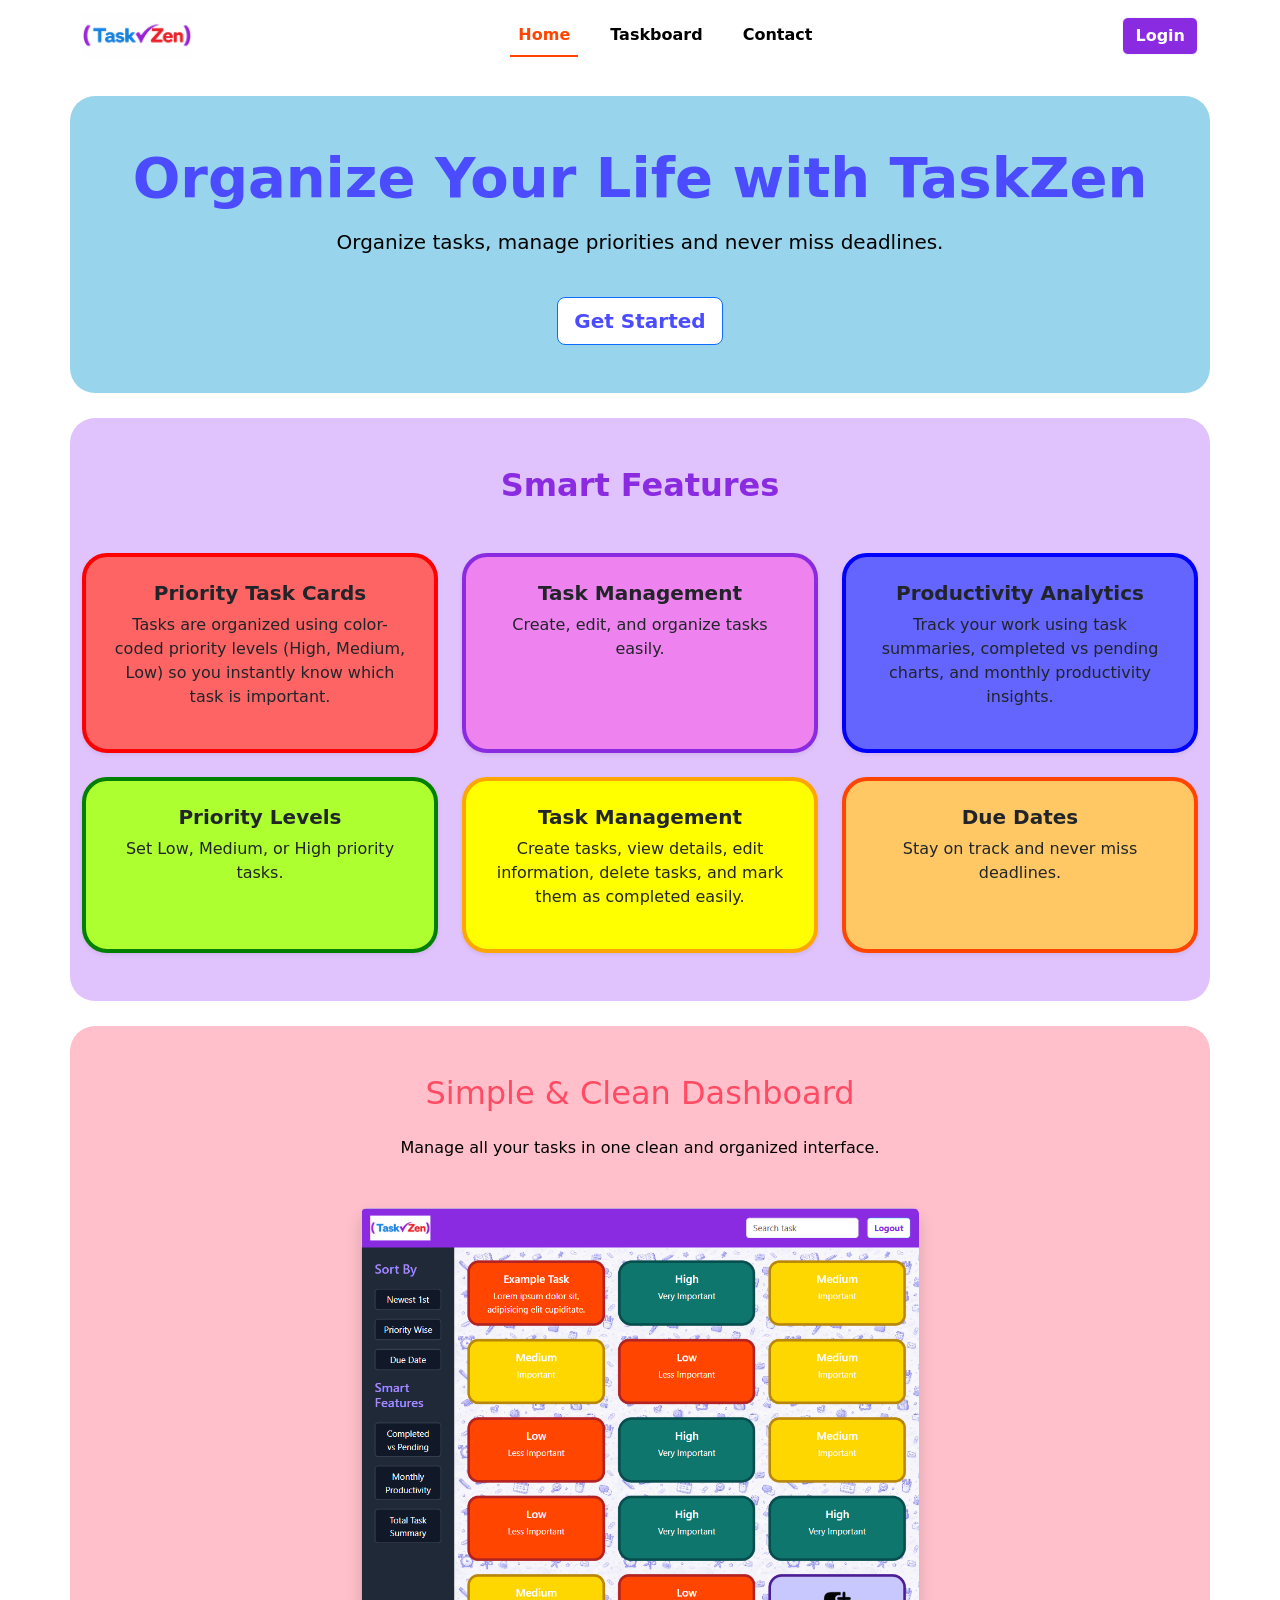
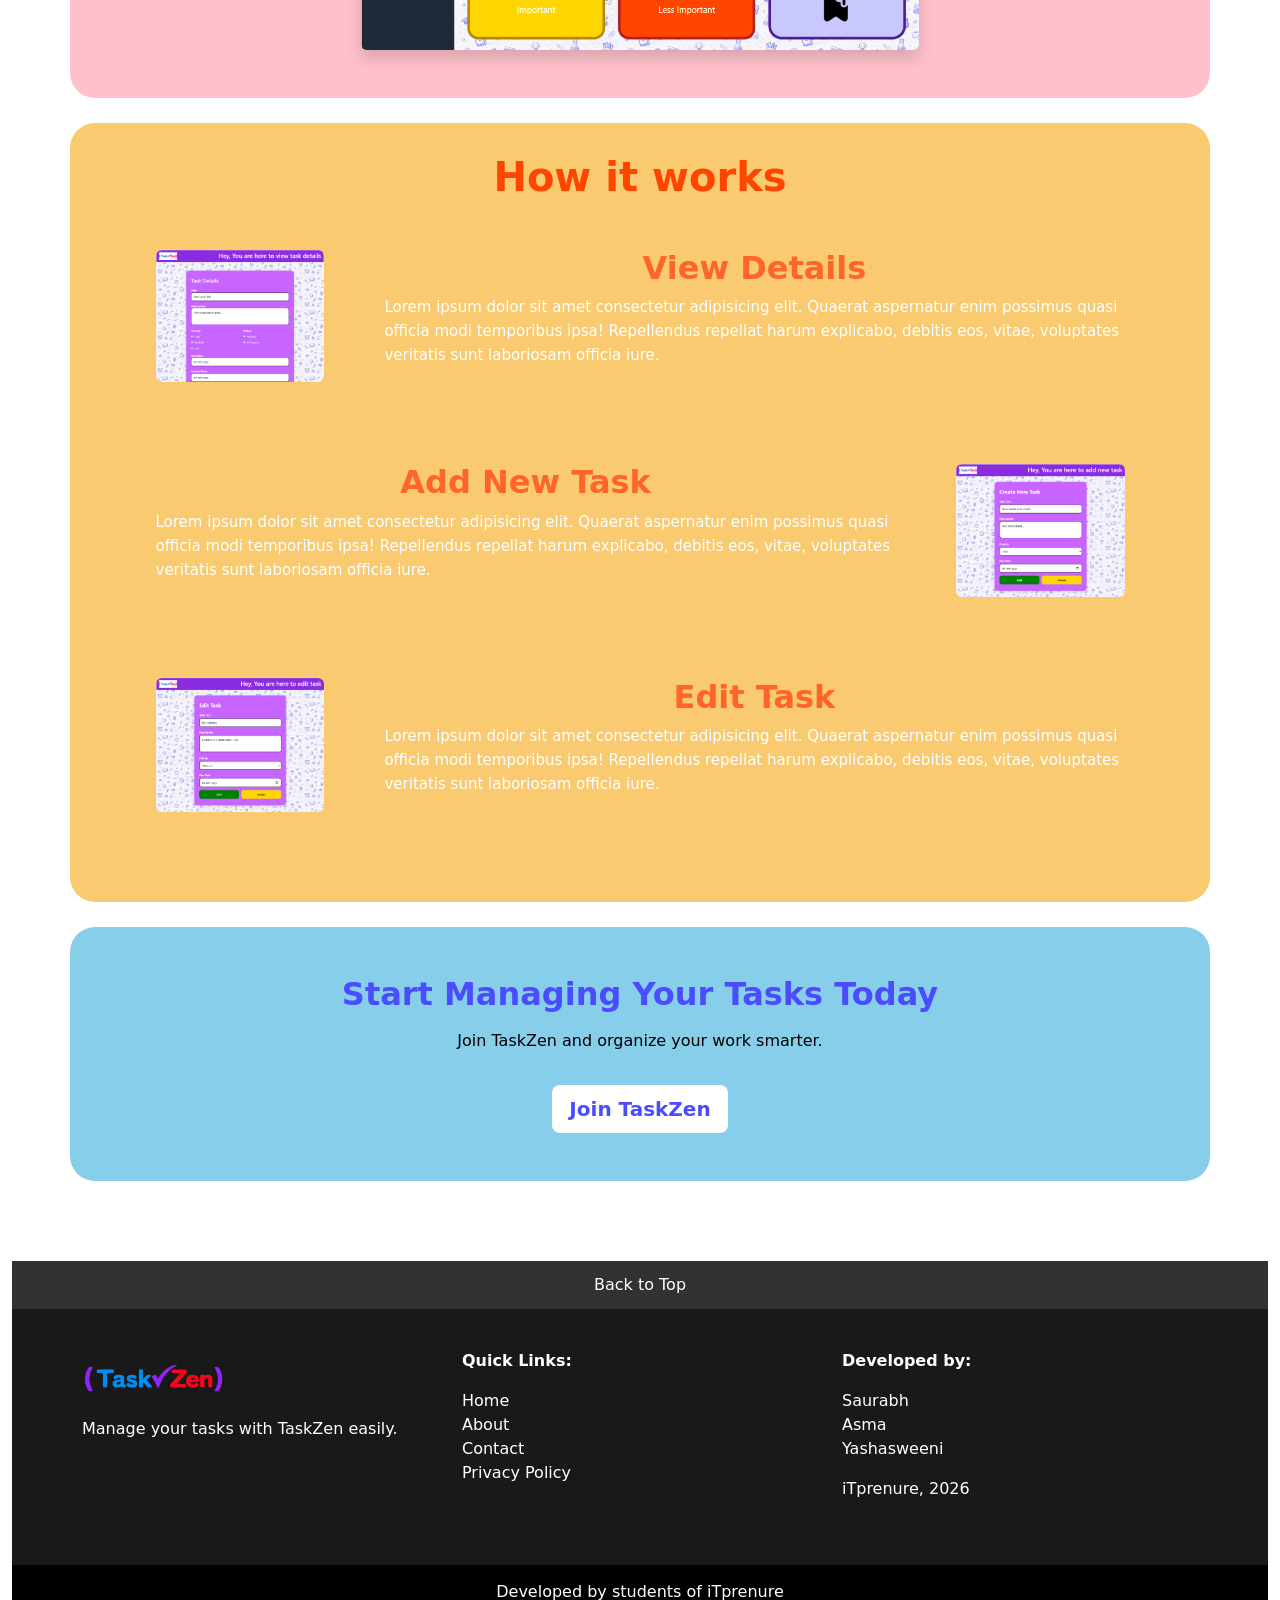
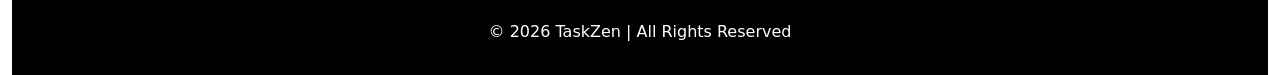
<file: saurabh_final_HTML_CSS/html/index.html>
<!doctype html>
<html lang="en">

<head>
    <meta charset="utf-8">
    <meta name="viewport" content="width=device-width, initial-scale=1">
    <title>TaskZen | Home</title>
    <link rel="icon" type="image/png" href="../images/taskzenICON.jpg">
    <link href="https://cdn.jsdelivr.net/npm/bootstrap@5.3.8/dist/css/bootstrap.min.css" rel="stylesheet"
        integrity="sha384-sRIl4kxILFvY47J16cr9ZwB07vP4J8+LH7qKQnuqkuIAvNWLzeN8tE5YBujZqJLB" crossorigin="anonymous">
    <link rel="stylesheet" href="../css/home.css">
</head>

<body class="container-fluid">
    <div id="top">
        <!-- ================= NAVBAR ================= -->
        <header class="sticky-top">
            <nav class="navbar navbar-expand-lg navbar-top">
                <div class="container">
                    <!-- Logo -->
                    <a class="navbar-brand" href="#">
                        <img src="../images/LOGOwhite.png" height="45">
                    </a>
                    <!-- Menu Button -->
                    <button class="navbar-toggler" type="button" data-bs-toggle="offcanvas"
                        data-bs-target="#mobileMenu">
                        <span class="navbar-toggler-icon"></span>
                    </button>
                    <!-- Desktop Menu -->
                    <ul class="navbar-nav mx-auto gap-4 d-none d-lg-flex">
                        <li class="nav-item">
                            <!-- <a class="nav-link" href="../html/index.html">Home</a> -->
                            <a class="nav-link active" href="../html/index.html">Home</a>
                        </li>
                        <li class="nav-item">
                            <a class="nav-link" href="../html/taskboard.html">Taskboard</a>
                        </li>
                        <li class="nav-item">
                            <a class="nav-link" href="#">Contact</a>
                        </li>
                    </ul>
                    <a href="../html/login.html" class="btn btn-light fw-bold d-none d-lg-block loginbtn">Login</a>
                </div>
            </nav>
        </header>
        <!-- ================= OFFCANVAS MOBILE MENU ================= -->
        <div class="offcanvas offcanvas-start" id="mobileMenu">
            <div class="offcanvas-header">
                <a class="navbar-brand" href="#">
                    <img src="../images/LOGOwhite.png" height="45">
                </a>
                <button type="button" class="btn-close" data-bs-dismiss="offcanvas"></button>
            </div>

            <div class="offcanvas-body">
                <ul class="navbar-nav">
                    <li class="nav-item mb-3">
                        <a class="nav-link" href="../html/index.html">Home</a>
                    </li>
                    <li class="nav-item mb-3">
                        <a class="nav-link" href="../html/taskboard.html">Taskboard</a>
                    </li>
                    <li class="nav-item mb-3">
                        <a class="nav-link" href="#">Contact</a>
                    </li>
                    <li class="nav-item mt-3">
                        <a href="../html/login.html" class="btn btn-light w-100 fw-bold">Login</a>
                    </li>
                </ul>
            </div>
        </div>


        <main class="maincontent container">
            <!-- HERO SECTION -->
            <section class="hero-section py-5 text-center">
                <div class="container">
                    <h1 class="display-4 fw-bold">Organize Your Life with TaskZen</h1>
                    <p class="lead mt-3">
                        Organize tasks, manage priorities and never miss deadlines.
                    </p>
                    <a href="../html/register.html" class="btn btn-primary btn-lg mt-4">
                        Get Started
                    </a>
                </div>
            </section>

            <!-- SMART FEATURES -->
            <section class="smart-features py-5 fade-section">
            <!-- <section class="smart-features py-5"> -->
                <div class="container">
                    <h2 class="text-center mb-5 fw-bold">Smart Features</h2>
                    <div class="row g-4">
                        <div class="col-md-4">
                            <div class="card text-center p-4 shadow-sm h-100"
                                style="background-color: rgb(255, 100, 100); border: 4px solid red; border-radius: 25px;">
                                <h5 class="fw-bold">Priority Task Cards</h5>
                                <p>
                                    Tasks are organized using color-coded priority levels
                                    (High, Medium, Low) so you instantly know which task is important.
                                </p>
                            </div>
                        </div>
                        <div class="col-md-4">
                            <div class="card text-center p-4 shadow-sm h-100"
                                style="background-color: violet; border: 4px solid blueviolet; border-radius: 25px;">
                                <h5 class="fw-bold">Task Management</h5>
                                <p>
                                    Create, edit, and organize tasks easily.
                                </p>
                            </div>
                        </div>
                        <div class="col-md-4">
                            <div class="card text-center p-4 shadow-sm h-100"
                                style="background-color: rgb(100, 100, 255); border: 4px solid blue; border-radius: 25px;">
                                <h5 class="fw-bold">Productivity Analytics</h5>
                                <p>
                                    Track your work using task summaries, completed vs pending charts,
                                    and monthly productivity insights.
                                </p>
                            </div>
                        </div>
                        <div class="col-md-4">
                            <div class="card text-center p-4 shadow-sm h-100"
                                style="background-color: greenyellow; border: 4px solid green; border-radius: 25px;">
                                <h5 class="fw-bold">Priority Levels</h5>
                                <p>
                                    Set Low, Medium, or High priority tasks.
                                </p>
                            </div>
                        </div>
                        <div class="col-md-4">
                            <div class="card text-center p-4 shadow-sm h-100"
                                style="background-color: yellow; border: 4px solid orange; border-radius: 25px;">
                                <h5 class="fw-bold">Task Management</h5>
                                <p>
                                    Create tasks, view details, edit information, delete tasks,
                                    and mark them as completed easily.
                                </p>
                            </div>
                        </div>
                        <div class="col-md-4">
                            <div class="card text-center p-4 shadow-sm h-100"
                                style="background-color: rgb(255, 200, 100); border: 4px solid orangered; border-radius: 25px;">
                                <h5 class="fw-bold">Due Dates</h5>
                                <p>
                                    Stay on track and never miss deadlines.
                                </p>
                            </div>
                        </div>
                    </div>
                </div>
            </section>

            <!-- APP PREVIEW -->
            <section class="app-preview py-5">
                <div class="container text-center">
                    <h2 class="mb-4">Simple & Clean Dashboard</h2>
                    <p class="mb-5">
                        Manage all your tasks in one clean and organized interface.
                    </p>
                    <img src="../images/dashboard/userdashboard.png" class="img-fluid w-50 shadow rounded"
                        alt="TaskZen Dashboard">
                </div>
            </section>


            <!-- HOW IT WORKS -->
            <!-- <section class="how-it-works">
                <h1 class="head">How it works</h1>
                <div class="how-it-works-section">
                    <div class="how-it-works-image">
                        <img src="../images/dashboard/detaildashboard.png" alt="Goat Image">
                    </div>
                    <div class="how-it-works-content">
                        <h2>View Details</h2>
                        <p>Lorem ipsum dolor sit amet consectetur adipisicing elit. Quaerat aspernatur enim possimus
                            quasi officia modi temporibus ipsa! Repellendus repellat harum explicabo, debitis eos,
                            vitae, voluptates veritatis sunt laboriosam officia iure.</p>
                    </div>
                </div>

                <div class="how-it-works-section">
                    <div class="how-it-works-content">
                        <h2>Add New Task</h2>
                        <p>Lorem ipsum dolor sit amet consectetur adipisicing elit. Quaerat aspernatur enim possimus
                            quasi officia modi temporibus ipsa! Repellendus repellat harum explicabo, debitis eos,
                            vitae, voluptates veritatis sunt laboriosam officia iure.</p>
                    </div>
                    <div class="how-it-works-image">
                        <img src="../images/dashboard/adddashboard.png" alt="Goat Image">
                    </div>
                </div>

                <div class="how-it-works-section">
                    <div class="how-it-works-image">
                        <img src="../images/dashboard/editdashboard.png" alt="Goat Image">
                    </div>
                    <div class="how-it-works-content">
                        <h2>Edit Task</h2>
                        <p>Lorem ipsum dolor sit amet consectetur adipisicing elit. Quaerat aspernatur enim possimus
                            quasi officia modi temporibus ipsa! Repellendus repellat harum explicabo, debitis eos,
                            vitae, voluptates veritatis sunt laboriosam officia iure.</p>
                    </div>
                </div>
            </section> -->

            <!-- HOW IT WORKS -->
            <section class="how-it-works">

                <h1 class="head">How it works</h1>

                <div class="how-it-works-section">

                    <div class="how-it-works-image">
                        <img src="../images/dashboard/detaildashboard.png" alt="detail dashboard">
                    </div>

                    <div class="how-it-works-content">
                        <h2>View Details</h2>
                        <p>
                            Lorem ipsum dolor sit amet consectetur adipisicing elit.
                            Quaerat aspernatur enim possimus quasi officia modi temporibus
                            ipsa! Repellendus repellat harum explicabo, debitis eos, vitae,
                            voluptates veritatis sunt laboriosam officia iure.
                        </p>
                    </div>

                </div>



                <div class="how-it-works-section">

                    <div class="how-it-works-content">
                        <h2>Add New Task</h2>
                        <p>
                            Lorem ipsum dolor sit amet consectetur adipisicing elit.
                            Quaerat aspernatur enim possimus quasi officia modi temporibus
                            ipsa! Repellendus repellat harum explicabo, debitis eos, vitae,
                            voluptates veritatis sunt laboriosam officia iure.
                        </p>
                    </div>

                    <div class="how-it-works-image">
                        <img src="../images/dashboard/adddashboard.png" alt="add dashboard">
                    </div>

                </div>



                <div class="how-it-works-section">

                    <div class="how-it-works-image">
                        <img src="../images/dashboard/editdashboard.png" alt="edit dashboard">
                    </div>

                    <div class="how-it-works-content">
                        <h2>Edit Task</h2>
                        <p>
                            Lorem ipsum dolor sit amet consectetur adipisicing elit.
                            Quaerat aspernatur enim possimus quasi officia modi temporibus
                            ipsa! Repellendus repellat harum explicabo, debitis eos, vitae,
                            voluptates veritatis sunt laboriosam officia iure.
                        </p>
                    </div>

                </div>

            </section>

            <!-- CALL TO ACTION -->
            <section class="call-to-action py-5 text-center mx-auto">
                <div class="container">
                    <h2 class="fw-bold">Start Managing Your Tasks Today</h2>
                    <p class="mt-3">
                        Join TaskZen and organize your work smarter.
                    </p>
                    <a href="../html/register.html" class="btn btn-lg mt-3">
                        Join TaskZen
                    </a>
                </div>
            </section>
        </main>


        <!-- ================= FOOTER ================= -->
        <footer>
            <div id="foot_top">
                <a href="#top">Back to Top</a>
            </div>
            <div id="foot_mid">
                <div class="container">
                    <div class="row text-center text-md-start">
                        <div class="col-md-4 mb-4">
                            <img src="../images/LOGOtransferent.png" height="60">
                            <p class="mt-2">Manage your tasks with TaskZen easily.</p>
                        </div>
                        <div class="col-md-4 mb-4">
                            <p><strong>Quick Links:</strong></p>
                            <ul class="list-unstyled">
                                <li><a href="#">Home</a></li>
                                <li><a href="#">About</a></li>
                                <li><a href="#">Contact</a></li>
                                <li><a href="#">Privacy Policy</a></li>
                            </ul>
                        </div>
                        <div class="col-md-4">
                            <p><strong>Developed by:</strong></p>
                            <ul class="list-unstyled">
                                <li><a href="#">Saurabh</a></li>
                                <li><a href="#">Asma</a></li>
                                <li><a href="#">Yashasweeni</a></li>
                            </ul>
                            <p>iTprenure, 2026</p>
                        </div>
                    </div>
                </div>
            </div>
            <div id="foot_bottom">
                <p>Developed by students of iTprenure</p>
                <p>© 2026 TaskZen | All Rights Reserved</p>
            </div>
        </footer>
    </div>

    <script src="https://cdn.jsdelivr.net/npm/bootstrap@5.3.8/dist/js/bootstrap.bundle.min.js"
        integrity="sha384-FKyoEForCGlyvwx9Hj09JcYn3nv7wiPVlz7YYwJrWVcXK/BmnVDxM+D2scQbITxI"
        crossorigin="anonymous"></script>
    <script src="../js/home.js"></script>
</body>

</html>
</file>
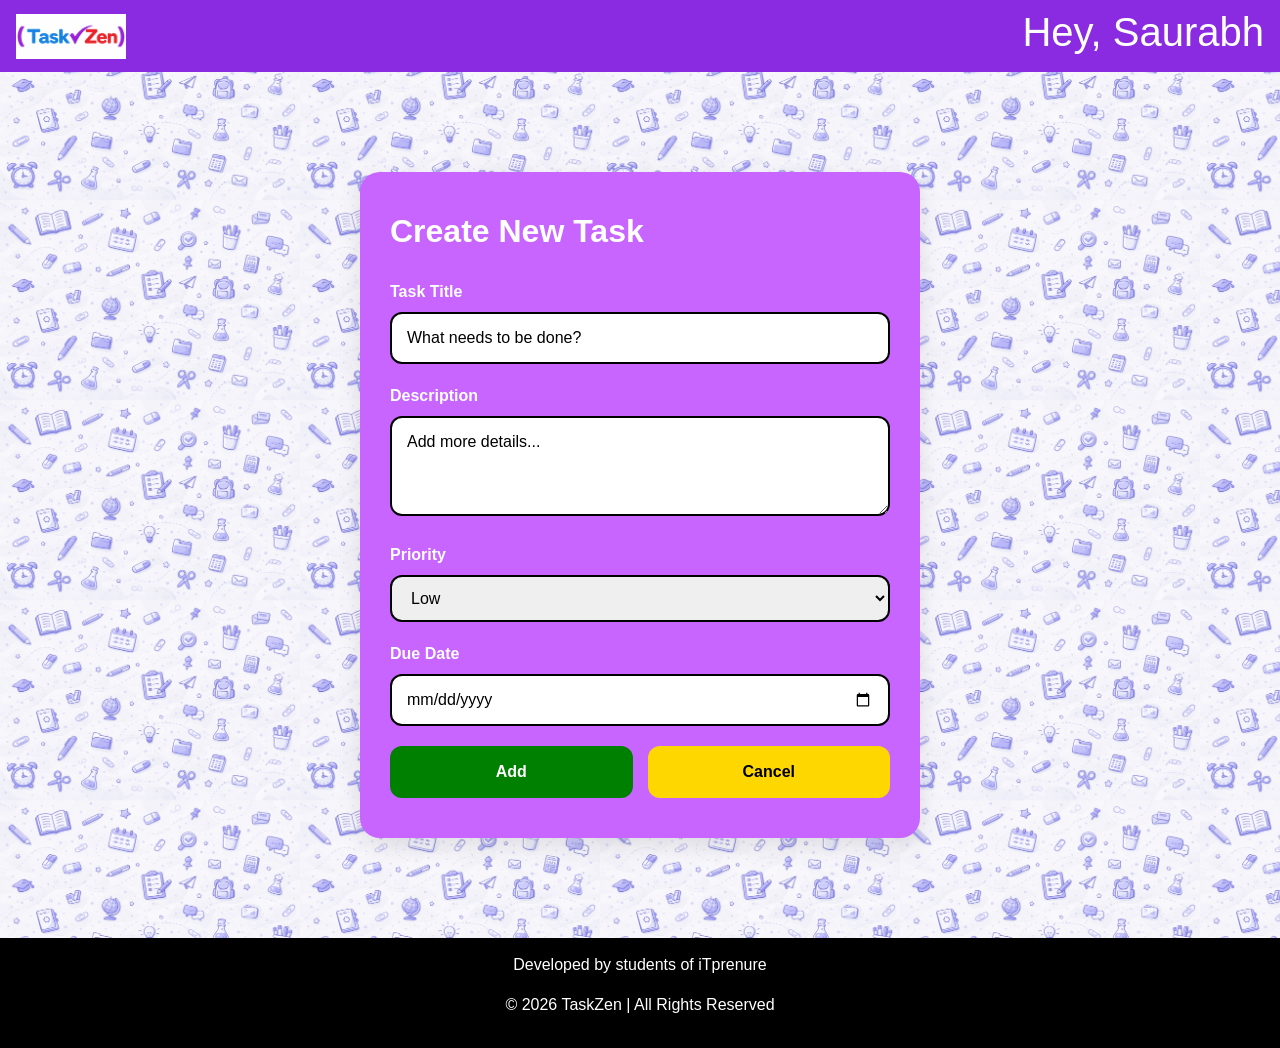
<file: saurabh_final_HTML_CSS/html/add.html>
<!DOCTYPE html>
<html lang="en">

<head>
    <meta charset="utf-8">
    <meta name="viewport" content="width=device-width, initial-scale=1">
    <title>TaskZen | Taskboard</title>
    <link rel="icon" type="image/png" href="../images/taskzenICON.jpg">
    <link href="https://cdn.jsdelivr.net/npm/bootstrap@5.3.8/dist/css/bootstrap.min.css" rel="stylesheet"
        integrity="sha384-sRIl4kxILFvY47J16cr9ZwB07vP4J8+LH7qKQnuqkuIAvNWLzeN8tE5YBujZqJLB" crossorigin="anonymous">
    <link rel="stylesheet" href="../css/addedit.css">
    <style></style>
</head>

<body class="dashboard-main">
    <!-- NAVBAR -->
    <header class="sticky-top navbar navbar-dark bg-purple px-3">
        <!-- menu icon (mobile + tablet only) -->
        <a class="navbar-brand" href="#">
            <img src="../images/LOGOwhite.png" height="45">
        </a>

        <div>
            <h1 style="color: white;">Hey, Saurabh</h1>
        </div>
    </header>

    <main>
        <div class="form-container">
            <!-- FORM CARD -->
            <div class="form-card">
                <h2>Create New Task</h2>

                <form action="#" method="post">
                    <label for="title">Task Title</label>
                    <input type="text" id="title" name="title" value="What needs to be done?" required>

                    <label for="desc">Description</label>
                    <textarea id="desc" name="desc" rows="3">Add more details...</textarea>

                    <label for="priority">Priority</label>
                    <select id="priority" name="priority" required>
                        <option value="Low">Low</option>
                        <option value="Medium">Medium</option>
                        <option value="High">High</option>
                    </select>

                    <label for="due">Due Date</label>
                    <input type="date" id="due" name="due" required>

                    <div class="form-buttons">
                        <!-- <button type="submit" class="btn-primary">Add as Task</button> -->
                        <a href="../html/taskboard.html" class="btn-add">Add</a>
                        <a href="../html/taskboard.html" class="btn-cancle">Cancel</a>
                    </div>
                </form>
            </div>
        </div>
    </main>


    <!-- ================= FOOTER ================= -->
    <footer>
        <div class="foot">
            <p>Developed by students of iTprenure</p>
            <p>© 2026 TaskZen | All Rights Reserved</p>
        </div>
    </footer>
    </div>
    <script src="https://cdn.jsdelivr.net/npm/bootstrap@5.3.8/dist/js/bootstrap.bundle.min.js"
        integrity="sha384-FKyoEForCGlyvwx9Hj09JcYn3nv7wiPVlz7YYwJrWVcXK/BmnVDxM+D2scQbITxI"
        crossorigin="anonymous"></script>
</body>

</html>
</file>
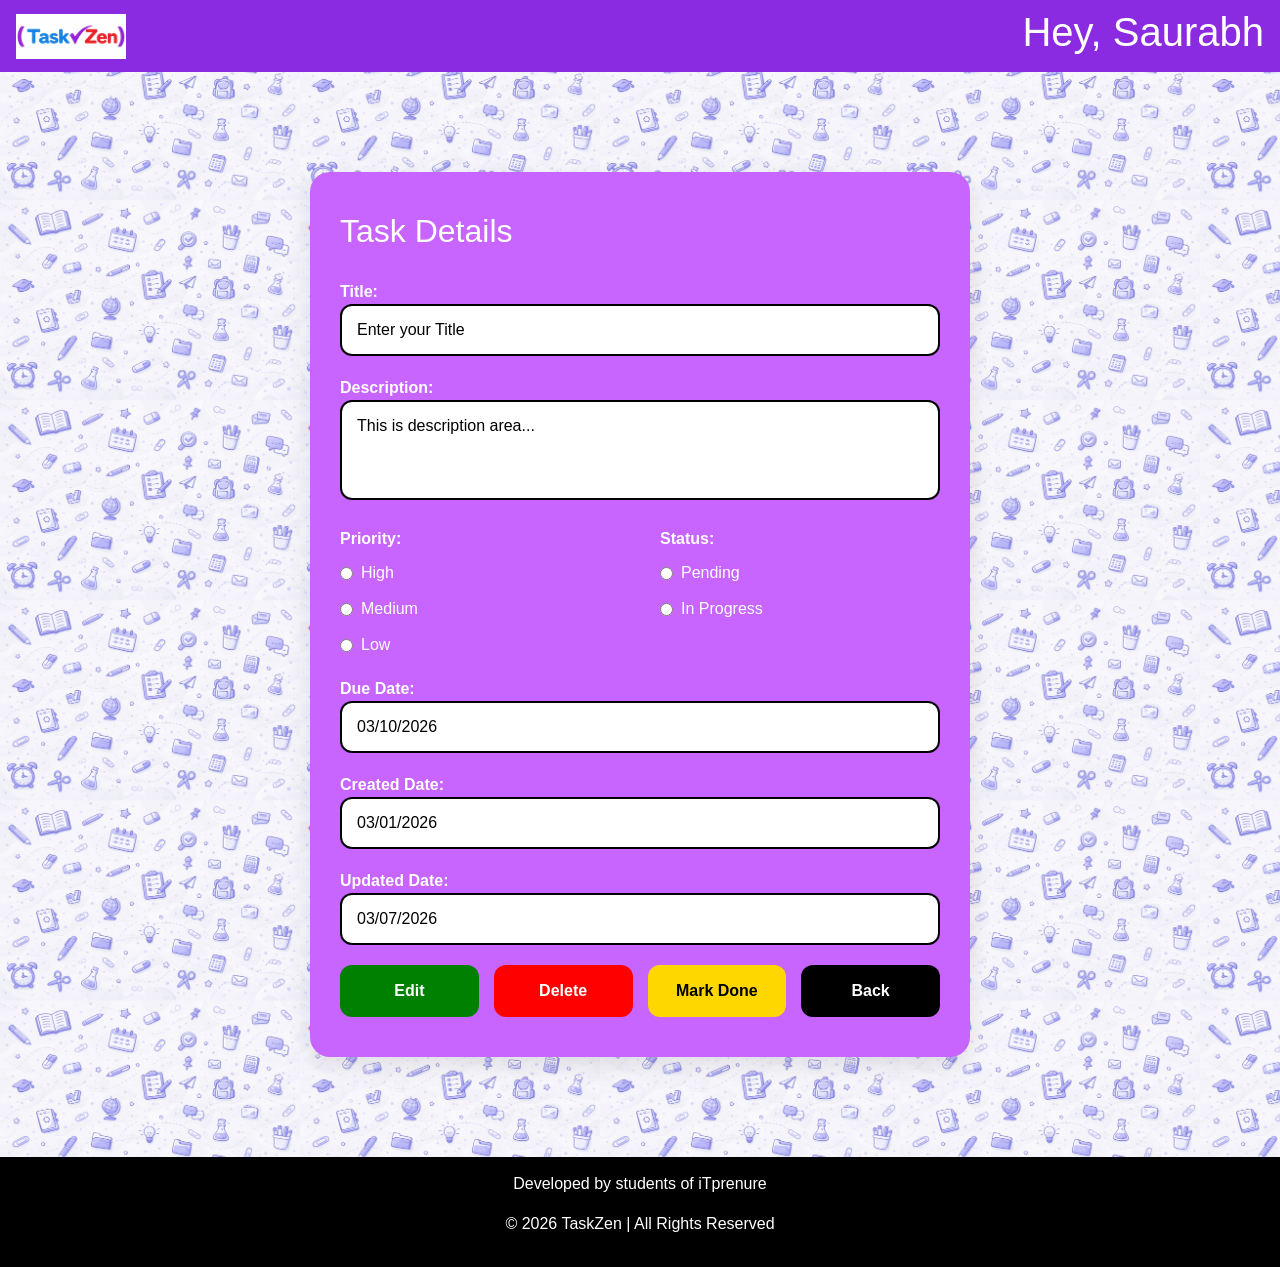
<file: saurabh_final_HTML_CSS/html/detail.html>
<!DOCTYPE html>
<html lang="en">

<head>
    <meta charset="utf-8">
    <meta name="viewport" content="width=device-width, initial-scale=1">
    <title>TaskZen | Taskboard</title>
    <link rel="icon" type="image/png" href="../images/taskzenICON.jpg">
    <link href="https://cdn.jsdelivr.net/npm/bootstrap@5.3.8/dist/css/bootstrap.min.css" rel="stylesheet"
        integrity="sha384-sRIl4kxILFvY47J16cr9ZwB07vP4J8+LH7qKQnuqkuIAvNWLzeN8tE5YBujZqJLB" crossorigin="anonymous">
    <link rel="stylesheet" href="../css/details.css">
</head>

<body class="dashboard-main">
    <!-- NAVBAR -->
    <header class="sticky-top navbar navbar-dark bg-purple px-3">
        <!-- menu icon (mobile + tablet only) -->
        <a class="navbar-brand" href="#">
            <img src="../images/LOGOwhite.png" height="45">
        </a>

        <div>
            <h1 style="color: white;">Hey, Saurabh</h1>
        </div>
    </header>

    <main>
        <div class="form-container">

            <div class="form-card">

                <h2>Task Details</h2>

                <form>

                    <label>Title:</label>
                    <input type="text" value="Enter your Title" readonly>

                    <label>Description:</label>
                    <textarea rows="3" readonly>This is description area...</textarea>

                    <!-- RADIO SECTION -->
                    <div class="radio-section">

                        <div class="radio-column">

                            <label class="section-title">Priority:</label>

                            <div class="radio-group">
                                <label class="radio-item"><input type="radio" name="priority"> High</label>
                                <label class="radio-item"><input type="radio" name="priority"> Medium</label>
                                <label class="radio-item"><input type="radio" name="priority"> Low</label>
                            </div>

                        </div>

                        <div class="radio-column">

                            <label class="section-title">Status:</label>

                            <div class="radio-group">
                                <label class="radio-item"><input type="radio" name="status"> Pending</label>
                                <label class="radio-item"><input type="radio" name="status"> In Progress</label>
                            </div>

                        </div>

                    </div>

                    <label>Due Date:</label>
                    <input type="date" value="2026-03-10" readonly>

                    <label>Created Date:</label>
                    <input type="date" value="2026-03-01" readonly>

                    <label>Updated Date:</label>
                    <input type="date" value="2026-03-07" readonly>


                    <div class="form-buttons">

                        <a href="../html/edit.html" class="btn-edit">Edit</a>

                        <button type="button" class="btn-delete">Delete</button>

                        <button type="button" class="btn-complete">Mark Done</button>

                        <a href="../html/taskboard.html" class="btn-back">Back</a>

                    </div>

                </form>

            </div>
        </div>
    </main>


    <!-- ================= FOOTER ================= -->
    <footer>
        <div class="foot">
            <p>Developed by students of iTprenure</p>
            <p>© 2026 TaskZen | All Rights Reserved</p>
        </div>
    </footer>
    </div>
    <script src="https://cdn.jsdelivr.net/npm/bootstrap@5.3.8/dist/js/bootstrap.bundle.min.js"
        integrity="sha384-FKyoEForCGlyvwx9Hj09JcYn3nv7wiPVlz7YYwJrWVcXK/BmnVDxM+D2scQbITxI"
        crossorigin="anonymous"></script>
</body>

</html>
</file>
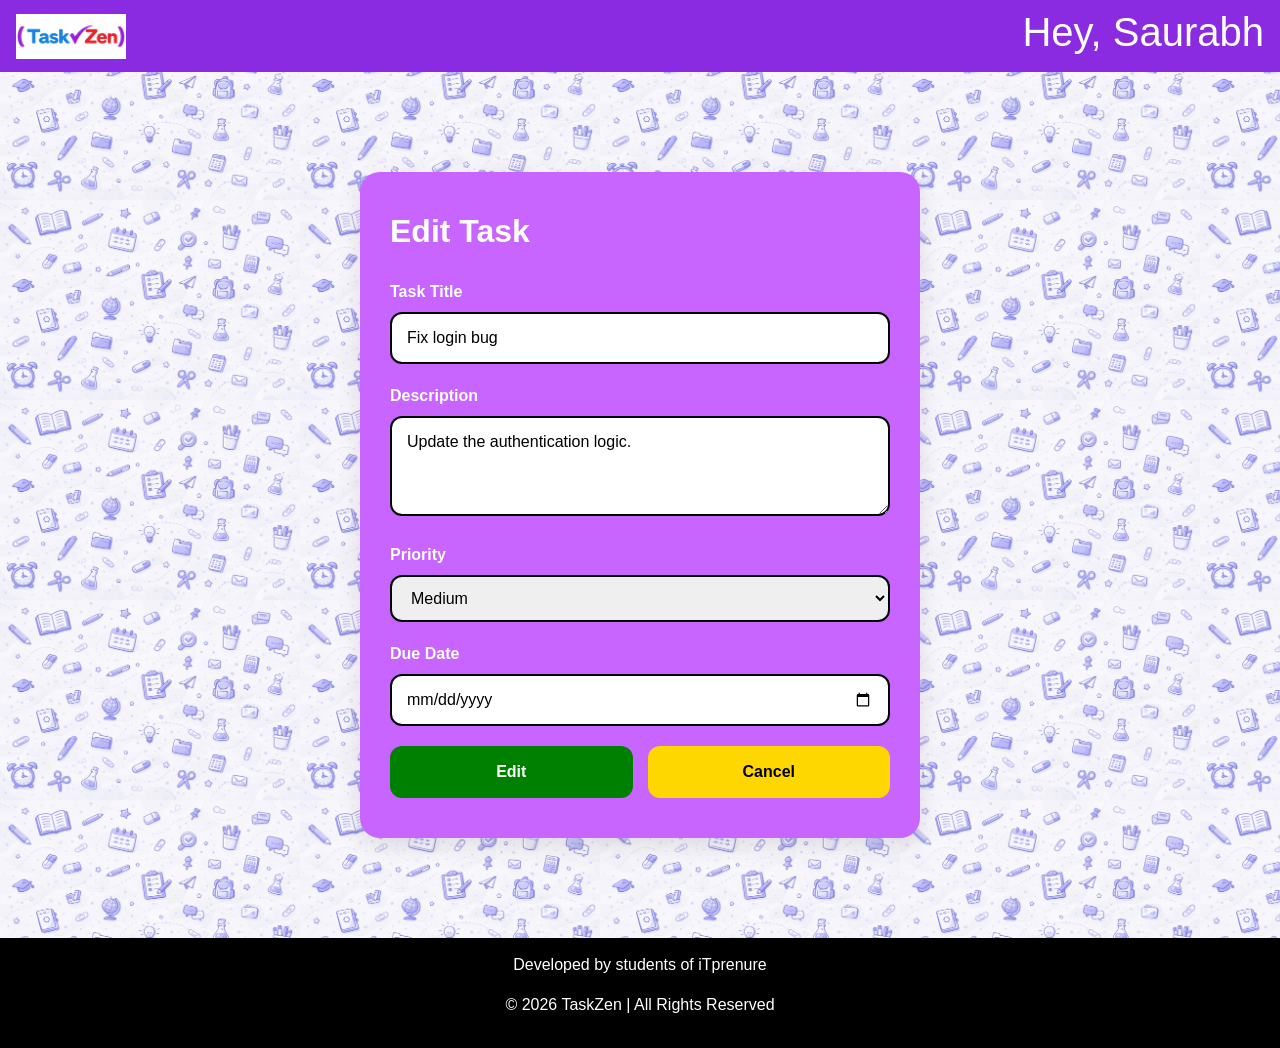
<file: saurabh_final_HTML_CSS/html/edit.html>
<!DOCTYPE html>
<html lang="en">

<head>
    <meta charset="utf-8">
    <meta name="viewport" content="width=device-width, initial-scale=1">
    <title>TaskZen | Taskboard</title>
    <link rel="icon" type="image/png" href="../images/taskzenICON.jpg">
    <link href="https://cdn.jsdelivr.net/npm/bootstrap@5.3.8/dist/css/bootstrap.min.css" rel="stylesheet"
        integrity="sha384-sRIl4kxILFvY47J16cr9ZwB07vP4J8+LH7qKQnuqkuIAvNWLzeN8tE5YBujZqJLB" crossorigin="anonymous">
    <link rel="stylesheet" href="../css/addedit.css">
    <style></style>
</head>

<body class="dashboard-main">
    <!-- NAVBAR -->
    <header class="sticky-top navbar navbar-dark bg-purple px-3">
        <!-- menu icon (mobile + tablet only) -->
        <a class="navbar-brand" href="#">
            <img src="../images/LOGOwhite.png" height="45">
        </a>

        <div>
            <h1 style="color: white;">Hey, Saurabh</h1>
        </div>
    </header>

    <main>
        <div class="form-container">

            <!-- FORM CARD -->
            <div class="form-card">
                <h2>Edit Task</h2>

                <form action="#" method="post">
                    <label for="title">Task Title</label>
                    <input type="text" id="title" name="title" value="Fix login bug" required>

                    <label for="desc">Description</label>
                    <textarea id="desc" name="desc" rows="3">Update the authentication logic.</textarea>

                    <label for="priority">Priority</label>
                    <select id="priority" name="priority" required>
                        <option value="Low">Low</option>
                        <option value="Medium" selected>Medium</option>
                        <option value="High">High</option>
                    </select>

                    <label for="due">Due Date</label>
                    <input type="date" id="due" name="due" required>

                    <div class="form-buttons">
                        <!-- <button type="submit" class="btn-primary">Update</button> -->
                        <a href="../html/detail.html" class="btn-edit">Edit</a>
                        <a href="../html/detail.html" class="btn-cancle">Cancel</a>
                    </div>
                </form>
            </div>
        </div>
    </main>


    <!-- ================= FOOTER ================= -->
    <footer>
        <div class="foot">
            <p>Developed by students of iTprenure</p>
            <p>© 2026 TaskZen | All Rights Reserved</p>
        </div>
    </footer>
    </div>
    <script src="https://cdn.jsdelivr.net/npm/bootstrap@5.3.8/dist/js/bootstrap.bundle.min.js"
        integrity="sha384-FKyoEForCGlyvwx9Hj09JcYn3nv7wiPVlz7YYwJrWVcXK/BmnVDxM+D2scQbITxI"
        crossorigin="anonymous"></script>
</body>

</html>
</file>
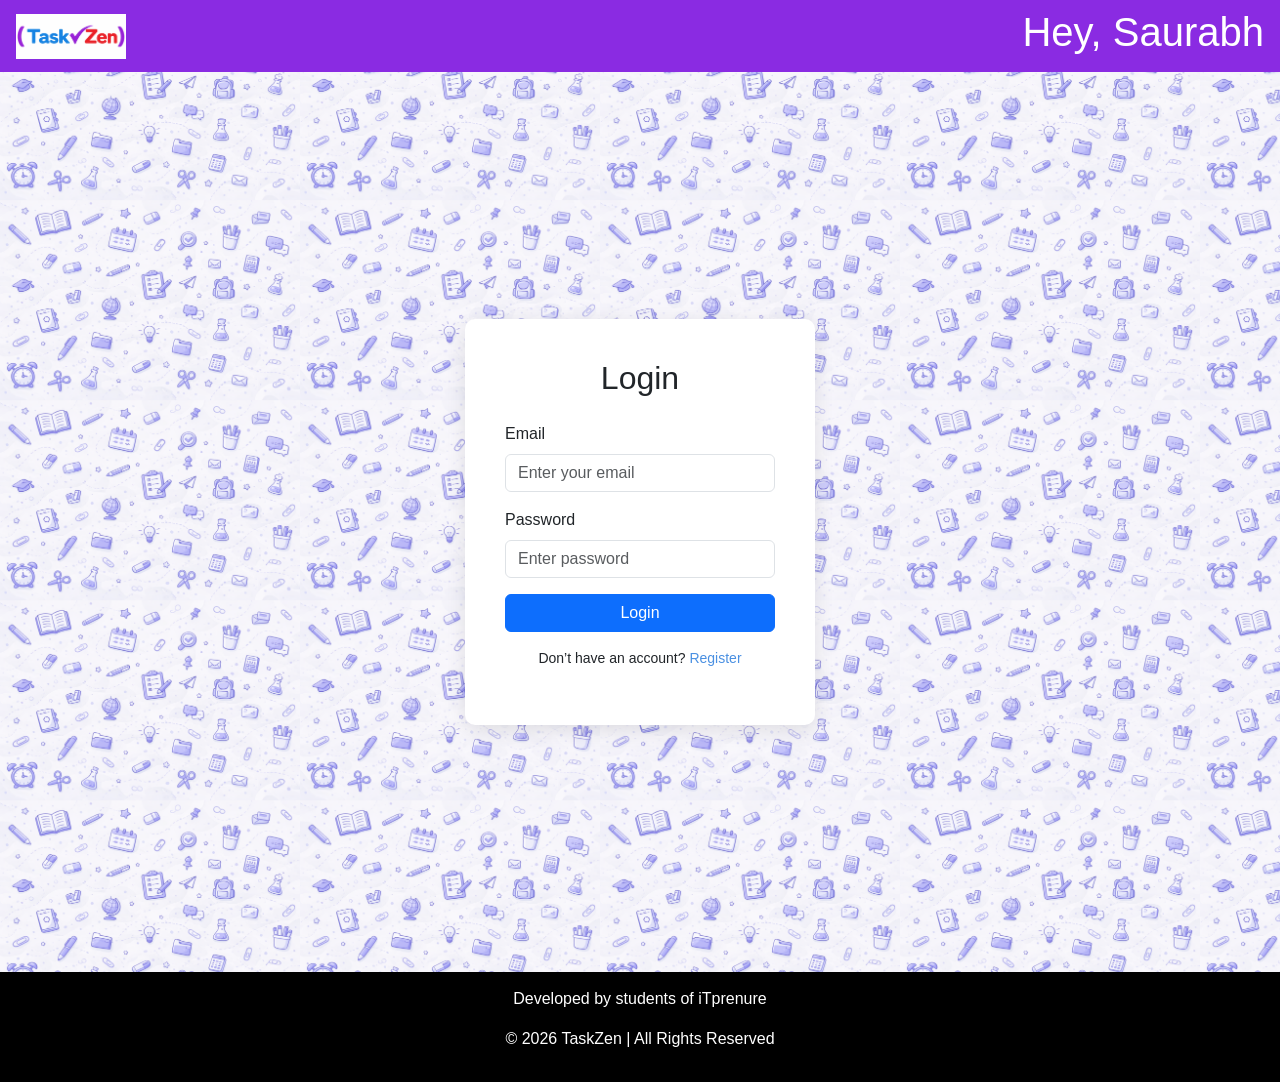
<file: saurabh_final_HTML_CSS/html/login.html>
<!DOCTYPE html>
<html lang="en">

<head>
    <meta charset="utf-8">
    <meta name="viewport" content="width=device-width, initial-scale=1">
    <title>TaskZen | Login</title>
    <link rel="icon" type="image/png" href="../images/taskzenICON.jpg">
    <link href="https://cdn.jsdelivr.net/npm/bootstrap@5.3.8/dist/css/bootstrap.min.css" rel="stylesheet"
        integrity="sha384-sRIl4kxILFvY47J16cr9ZwB07vP4J8+LH7qKQnuqkuIAvNWLzeN8tE5YBujZqJLB" crossorigin="anonymous">
    <link rel="stylesheet" href="../css/authentication.css">
</head>

<body class="dashboard-main">
    <!-- NAVBAR -->
    <header class="sticky-top navbar navbar-dark bg-purple px-3">
        <!-- menu icon (mobile + tablet only) -->
        <a class="navbar-brand" href="#">
            <img src="../images/LOGOwhite.png" height="45">
        </a>

        <div>
            <h1 style="color: white;">Hey, Saurabh</h1>
        </div>
    </header>
    <main>
        <div class="container d-flex justify-content-center align-items-center vh-100">

            <div class="auth-container">

                <h2 class="text-center mb-4">Login</h2>

                <form>

                    <div class="mb-3">
                        <label class="form-label">Email</label>
                        <input type="email" class="form-control" placeholder="Enter your email" required>
                    </div>

                    <div class="mb-3">
                        <label class="form-label">Password</label>
                        <input type="password" class="form-control" placeholder="Enter password" required>
                    </div>

                    <button type="submit" class="btn btn-primary w-100">Login</button>

                    <p class="switch mt-3 text-center">
                        Don’t have an account?
                        <a href="../html/register.html">Register</a>
                    </p>

                </form>

            </div>

        </div>
    </main>

    <!-- ================= FOOTER ================= -->
    <footer>
        <div class="foot">
            <p>Developed by students of iTprenure</p>
            <p>© 2026 TaskZen | All Rights Reserved</p>
        </div>
    </footer>

    <script src="https://cdn.jsdelivr.net/npm/bootstrap@5.3.8/dist/js/bootstrap.bundle.min.js"
        integrity="sha384-FKyoEForCGlyvwx9Hj09JcYn3nv7wiPVlz7YYwJrWVcXK/BmnVDxM+D2scQbITxI"
        crossorigin="anonymous"></script>
</body>

</html>
</file>
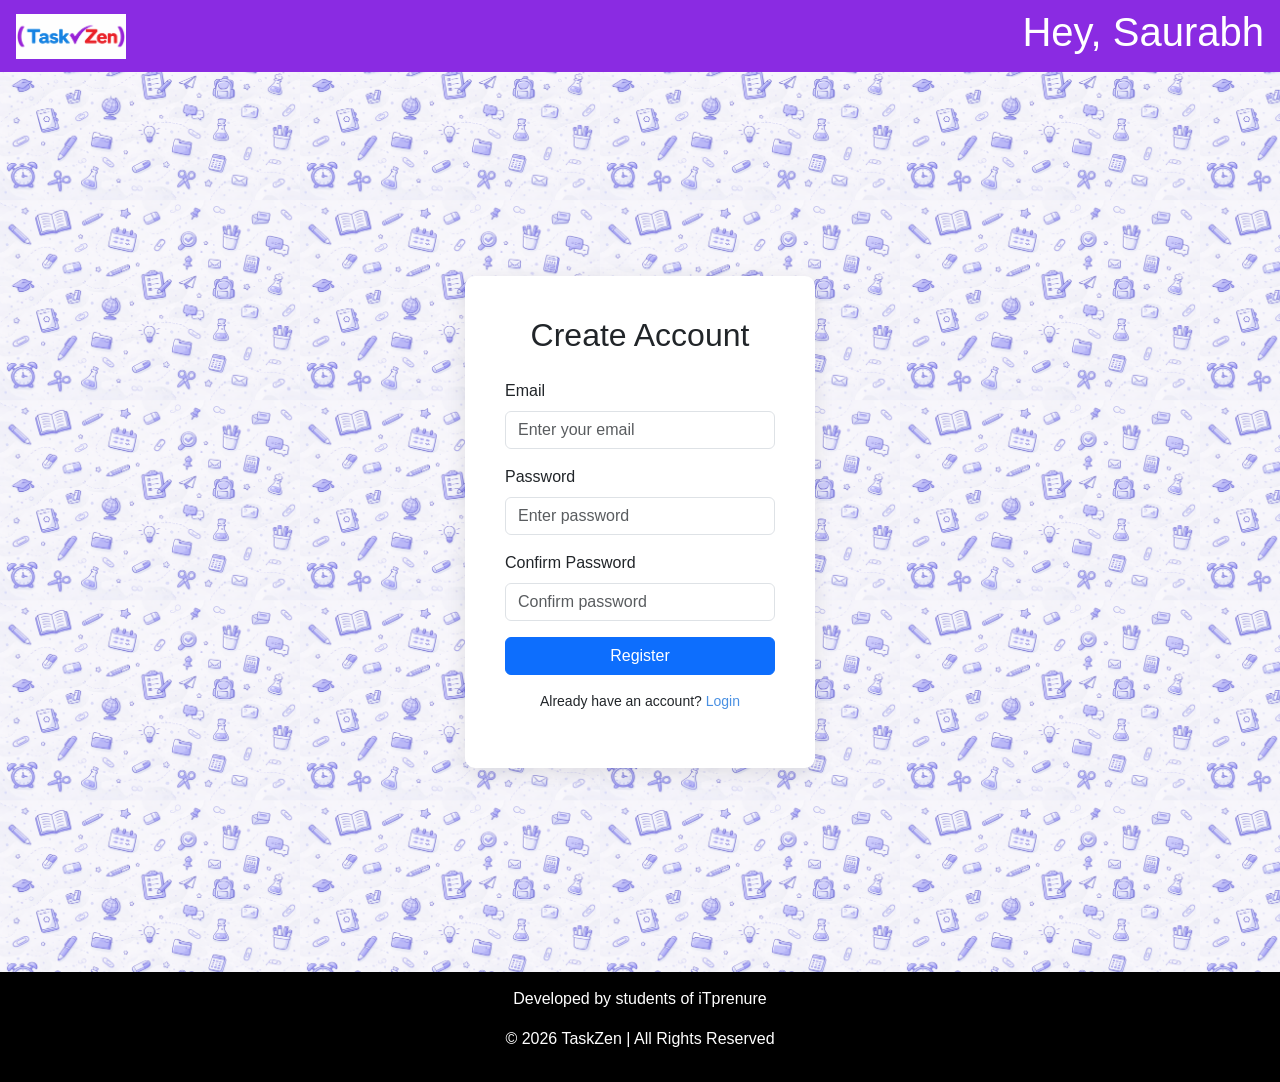
<file: saurabh_final_HTML_CSS/html/register.html>
<!DOCTYPE html>
<html lang="en">

<head>
    <meta charset="utf-8">
    <meta name="viewport" content="width=device-width, initial-scale=1">
    <title>TaskZen | Register</title>
    <link rel="icon" type="image/png" href="../images/taskzenICON.jpg">
    <link href="https://cdn.jsdelivr.net/npm/bootstrap@5.3.8/dist/css/bootstrap.min.css" rel="stylesheet"
        integrity="sha384-sRIl4kxILFvY47J16cr9ZwB07vP4J8+LH7qKQnuqkuIAvNWLzeN8tE5YBujZqJLB" crossorigin="anonymous">
    <link rel="stylesheet" href="../css/authentication.css">
</head>

<body class="dashboard-main">
    <!-- NAVBAR -->
    <header class="sticky-top navbar navbar-dark bg-purple px-3">
        <!-- menu icon (mobile + tablet only) -->
        <a class="navbar-brand" href="#">
            <img src="../images/LOGOwhite.png" height="45">
        </a>

        <div>
            <h1 style="color: white;">Hey, Saurabh</h1>
        </div>
    </header>
    <main>
        <div class="container d-flex justify-content-center align-items-center vh-100">

            <div class="auth-container">

                <h2 class="text-center mb-4">Create Account</h2>

                <form>

                    <div class="mb-3">
                        <label class="form-label">Email</label>
                        <input type="email" class="form-control" placeholder="Enter your email" required>
                    </div>

                    <div class="mb-3">
                        <label class="form-label">Password</label>
                        <input type="password" class="form-control" placeholder="Enter password" required>
                    </div>

                    <div class="mb-3">
                        <label class="form-label">Confirm Password</label>
                        <input type="password" class="form-control" placeholder="Confirm password" required>
                    </div>

                    <button type="submit" class="btn btn-primary w-100">Register</button>

                    <p class="switch mt-3 text-center">
                        Already have an account?
                        <a href="../html/login.html">Login</a>
                    </p>

                </form>

            </div>

        </div>
    </main>

    <!-- ================= FOOTER ================= -->
    <footer>
        <div class="foot">
            <p>Developed by students of iTprenure</p>
            <p>© 2026 TaskZen | All Rights Reserved</p>
        </div>
    </footer>

    <script src="https://cdn.jsdelivr.net/npm/bootstrap@5.3.8/dist/js/bootstrap.bundle.min.js"
        integrity="sha384-FKyoEForCGlyvwx9Hj09JcYn3nv7wiPVlz7YYwJrWVcXK/BmnVDxM+D2scQbITxI"
        crossorigin="anonymous"></script>
</body>

</html>
</file>
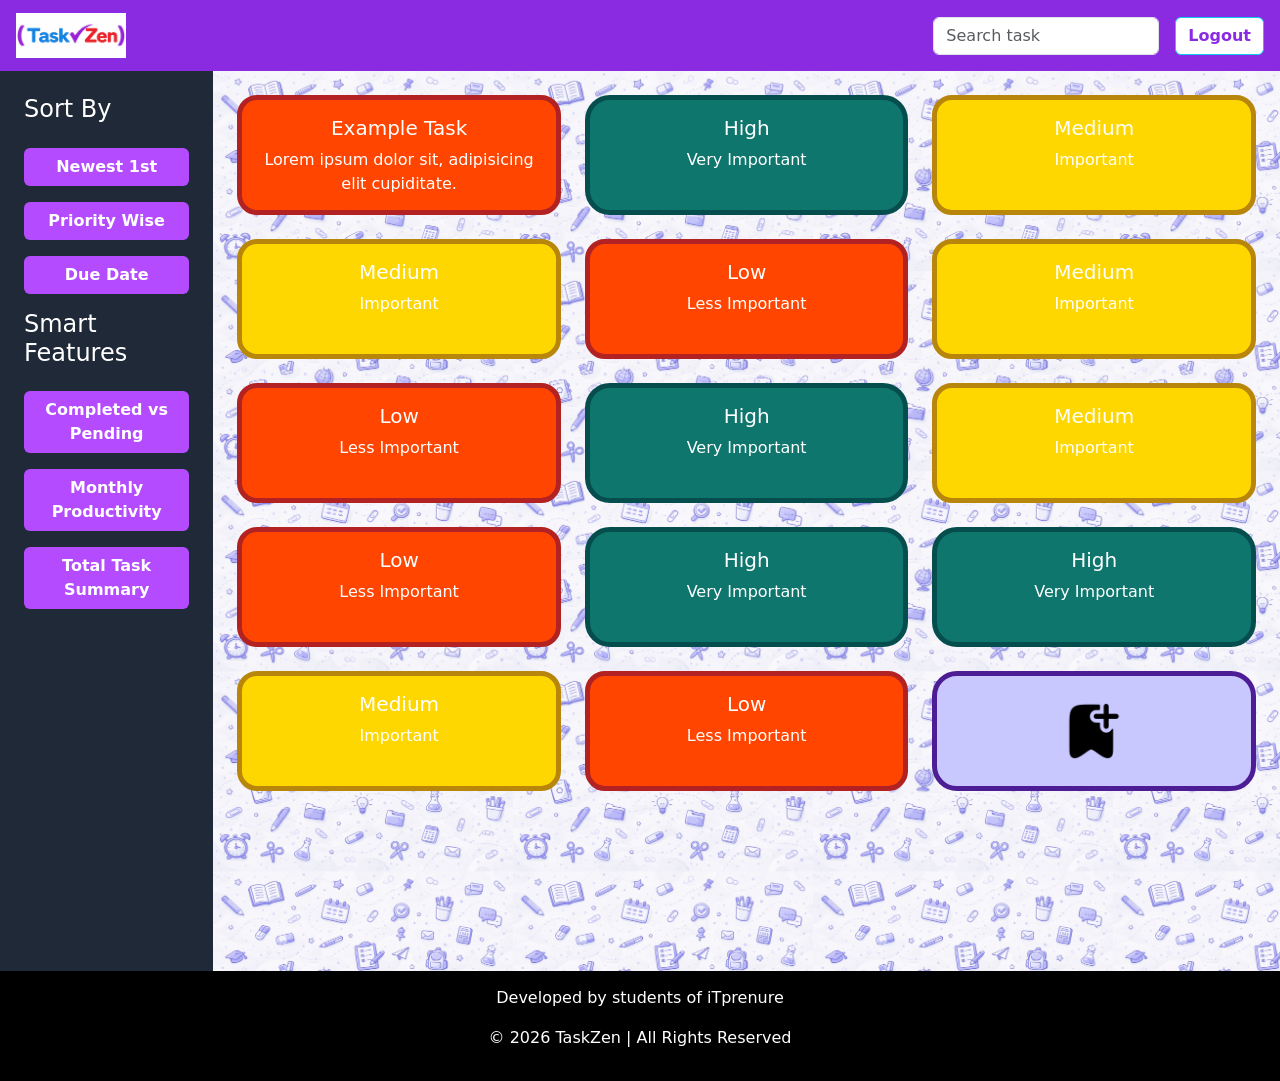
<file: saurabh_final_HTML_CSS/html/taskboard.html>
<!DOCTYPE html>
<html lang="en">

<head>
    <meta charset="utf-8">
    <meta name="viewport" content="width=device-width, initial-scale=1">
    <title>TaskZen | Taskboard</title>
    <link rel="icon" type="image/png" href="../images/taskzenICON.jpg">
    <link href="https://cdn.jsdelivr.net/npm/bootstrap@5.3.8/dist/css/bootstrap.min.css" rel="stylesheet"
        integrity="sha384-sRIl4kxILFvY47J16cr9ZwB07vP4J8+LH7qKQnuqkuIAvNWLzeN8tE5YBujZqJLB" crossorigin="anonymous">
    <link rel="stylesheet" href="../css/taskboard.css">
</head>

<body>


    <!-- NAVBAR -->
    <nav class="sticky-top navbar navbar-dark bg-purple px-3">
        <!-- menu icon (mobile + tablet only) -->
        <a class="navbar-brand" href="#">
            <img src="../images/LOGOwhite.png" height="45">
        </a>

        <button class="navbar-toggler d-lg-none" type="button" data-bs-toggle="offcanvas" data-bs-target="#sidebarMenu">
            <span class="navbar-toggler-icon"></span>
        </button>

        <div class="d-flex align-items-center ms-auto" id="logout">
            <input class="form-control me-3 search-box" type="search" placeholder="Search task">
            <a href="../html/index.html" class="btn btn-info">Logout</a>
        </div>
    </nav>


    <div class="container-fluid">

        <div class="row">


            <!-- DESKTOP SIDEBAR -->
            <div class="col-lg-2 sidebar p-4 d-none d-lg-block">
                <h4 class="mb-4">Sort By</h4>
                <button class="btn w-100 mb-3 button">Newest 1st</button>
                <button class="btn w-100 mb-3 button">Priority Wise</button>
                <button class="btn w-100 mb-3 button">Due Date</button>
                <h4 class="mb-4">Smart Features</h4>
                <button class="btn w-100 mb-3 button">Completed vs Pending</button>
                <button class="btn w-100 mb-3 button">Monthly Productivity</button>
                <button class="btn w-100 mb-3 button">Total Task Summary</button>
            </div>

            <!-- OFFCANVAS SIDEBAR (mobile + tablet) -->
            <div class="offcanvas offcanvas-start" id="sidebarMenu">
                <div class="offcanvas-header">
                    <h5 class="mb-4">Sort By</h5>
                    <button class="btn-close" data-bs-dismiss="offcanvas">
                        <span class="navbar-toggler-icon"></span>
                    </button>
                </div>

                <div class="offcanvas-body">
                    <button class="btn w-100 mb-3 button">Newest 1st</button>
                    <button class="btn w-100 mb-3 button">Priority Wise</button>
                    <button class="btn w-100 mb-3 button">Due Date</button>
                </div>

                <div class="offcanvas-header">
                    <h5>Smart Features</h5>
                </div>

                <div class="offcanvas-body">
                    <button class="btn w-100 mb-3 button">Completed vs Pending</button>
                    <button class="btn w-100 mb-3 button">Monthly Productivity</button>
                    <button class="btn w-100 mb-3 button">Total Task Summary</button>
                </div>
            </div>



            <!-- TASK AREA -->

            <div class="col-lg-10 col-12 p-4 bg-light dashboard-main">

                <div class="row g-4">


                    <!-- CARD -->

                    <div class="col-6 col-md-4">

                        <a href="../html/detail.html" class="text-decoration-none">

                            <div class="card task-card normal text-white text-center">

                                <div class="card-body">

                                    <h5>Example Task</h5>
                                    <p>Lorem ipsum dolor sit, adipisicing elit cupiditate.</p>

                                </div>

                            </div>

                        </a>

                    </div>



                    <div class="col-6 col-md-4">

                        <a href="#" class="text-decoration-none">

                            <div class="card task-card high text-white text-center">

                                <div class="card-body">

                                    <h5>High</h5>
                                    <p>Very Important</p>

                                </div>

                            </div>

                        </a>

                    </div>



                    <div class="col-6 col-md-4">

                        <a href="#" class="text-decoration-none">

                            <div class="card task-card medium text-white text-center">

                                <div class="card-body">

                                    <h5>Medium</h5>
                                    <p>Important</p>

                                </div>

                            </div>

                        </a>

                    </div>



                    <div class="col-6 col-md-4">

                        <a href="#" class="text-decoration-none">

                            <div class="card task-card medium text-white text-center">

                                <div class="card-body">

                                    <h5>Medium</h5>
                                    <p>Important</p>

                                </div>

                            </div>

                        </a>

                    </div>



                    <div class="col-6 col-md-4">

                        <a href="#" class="text-decoration-none">

                            <div class="card task-card low text-white text-center">

                                <div class="card-body">

                                    <h5>Low</h5>
                                    <p>Less Important</p>

                                </div>

                            </div>

                        </a>

                    </div>



                    <div class="col-6 col-md-4">

                        <a href="#" class="text-decoration-none">

                            <div class="card task-card medium text-white text-center">

                                <div class="card-body">

                                    <h5>Medium</h5>
                                    <p>Important</p>

                                </div>

                            </div>

                        </a>

                    </div>



                    <div class="col-6 col-md-4">

                        <a href="#" class="text-decoration-none">

                            <div class="card task-card low text-white text-center">

                                <div class="card-body">

                                    <h5>Low</h5>
                                    <p>Less Important</p>

                                </div>

                            </div>

                        </a>

                    </div>



                    <div class="col-6 col-md-4">

                        <a href="#" class="text-decoration-none">

                            <div class="card task-card high text-white text-center">

                                <div class="card-body">

                                    <h5>High</h5>
                                    <p>Very Important</p>

                                </div>

                            </div>

                        </a>

                    </div>



                    <div class="col-6 col-md-4">

                        <a href="#" class="text-decoration-none">

                            <div class="card task-card medium text-white text-center">

                                <div class="card-body">

                                    <h5>Medium</h5>
                                    <p>Important</p>

                                </div>

                            </div>

                        </a>

                    </div>



                    <div class="col-6 col-md-4">

                        <a href="#" class="text-decoration-none">

                            <div class="card task-card low text-white text-center">

                                <div class="card-body">

                                    <h5>Low</h5>
                                    <p>Less Important</p>

                                </div>

                            </div>

                        </a>

                    </div>



                    <div class="col-6 col-md-4">

                        <a href="#" class="text-decoration-none">

                            <div class="card task-card high text-white text-center">

                                <div class="card-body">

                                    <h5>High</h5>
                                    <p>Very Important</p>

                                </div>

                            </div>

                        </a>

                    </div>



                    <div class="col-6 col-md-4">

                        <a href="#" class="text-decoration-none">

                            <div class="card task-card high text-white text-center">

                                <div class="card-body">

                                    <h5>High</h5>
                                    <p>Very Important</p>

                                </div>

                            </div>

                        </a>

                    </div>



                    <div class="col-6 col-md-4">

                        <a href="#" class="text-decoration-none">

                            <div class="card task-card medium text-white text-center">

                                <div class="card-body">

                                    <h5>Medium</h5>
                                    <p>Important</p>

                                </div>

                            </div>

                        </a>

                    </div>



                    <div class="col-6 col-md-4">

                        <a href="#" class="text-decoration-none">

                            <div class="card task-card low text-white text-center">

                                <div class="card-body">

                                    <h5>Low</h5>
                                    <p>Less Important</p>

                                </div>

                            </div>

                        </a>

                    </div>



                    <div class="col-6 col-md-4">

                        <a href="../html/add.html" class="text-decoration-none">

                            <div class="card task-card add d-flex justify-content-center align-items-center">

                                <img src="../images/plus.png" width="60">

                            </div>

                        </a>

                    </div>


                </div>

            </div>

        </div>

    </div>

    <!-- ================= FOOTER ================= -->
    <footer>
        <div class="foot">
            <p>Developed by students of iTprenure</p>
            <p>© 2026 TaskZen | All Rights Reserved</p>
        </div>
    </footer>

    <script src="https://cdn.jsdelivr.net/npm/bootstrap@5.3.2/dist/js/bootstrap.bundle.min.js"></script>

</body>

</html>
</file>
<file: saurabh_final_HTML_CSS/css/home.css>
html {
    scroll-behavior: smooth;
}

.dashboard-main {
    min-height: 100vh;
    background-image: url("../images/dashboardbg01.png");
    background-repeat: repeat;
    background-size: 300px;
}

/* ---------- HEADER ---------- */

.navbar {
    margin-bottom: -80px;
    transition: 0.4s;
}

/* Navbar when page is at TOP */

/* .navbar-top {
    background-color: transparent;
} */

.navbar-top {
    background: rgba(255, 255, 255, 0.1);
    backdrop-filter: blur(10px);
}

.navbar-top .nav-link {
    color: black;
}

.navbar-top .loginbtn {
    background-color: blueviolet;
    color: white;
}

/* Navbar when user SCROLLS */

.navbar-scrolled {
    background-color: blueviolet;
    box-shadow: 0 4px 10px rgba(0, 0, 0, 0.2);
}

.navbar-scrolled .nav-link {
    color: white;
}

/* Navbar links */

.navbar-nav a {
    font-weight: bold;
}

.navbar-nav a:hover {
    color: orangered;
}

.nav-link.active{
    color: orangered !important;
    border-bottom:2px solid orangered;
}

/* Login button */

.loginbtn {
    font-weight: bold;
    transition: 0.5s;
}

.loginbtn:hover {
    background-color: rgb(0, 183, 255);
    color: white;
}

/* ---------- OFFCANVAS ---------- */

.offcanvas {
    background-color: blueviolet;
    color: white;
}

.offcanvas .nav-link {
    color: white;
    font-weight: bold;
    transition: 0.5s;
}

.offcanvas .nav-link:hover {
    color: red;
}

.offcanvas .btn {
    background-color: white;
    color: blueviolet;
    font-weight: bold;
    transition: 0.5s;
}

.offcanvas .btn:hover {
    background-color: rgb(0, 183, 255);
    color: white;
}

/* ----------=----------=----------=----------=Main sections=----------=----------=----------=---------- */
.maincontent {
    padding: 80px 0;
}

/* ----------=----------=----------=hero-section=----------=----------=----------= */
.hero-section {
    color: rgb(75, 75, 255);
    margin-top: 25px;
    background-color: rgb(152, 212, 235);
    border-radius: 25px;
}

.hero-section p {
    color: black;
}

.hero-section a {
    background-color: white;
    color: rgb(75, 75, 255);
    font-weight: bold;
    transition: 0.5s;
}

.hero-section a:hover {
    background-color: blueviolet;
    color: white;
    font-weight: bold;
}

/* ----------=----------=----------=smart-features=----------=----------=----------= */
.smart-features {
    color: blueviolet;
    margin-top: 25px;
    background-color: rgb(224, 194, 252);
    border-radius: 25px;
}

/* ----------=----------=----------=app-priview=----------=----------=---------- */
.app-preview {
    color: rgb(255, 75, 100);
    margin-top: 25px;
    background-color: pink;
    border-radius: 25px;
}

.app-preview p {
    color: black;
}

/* ----------=----------=----------=how-to-works=----------=----------=---------- */
.how-it-works {
    margin-top: 25px;
    padding-bottom: 50px;
    background-color: rgb(250, 202, 113);
    border-radius: 25px;
}

/* HEADING */

.head {
    text-align: center;
    color: orangered;
    font-weight: bold;
    padding-top: 30px;
}

/* SECTION LAYOUT */

.how-it-works-section {
    width: 85%;
    margin: auto;
    display: flex;
    align-items: center;
    gap: 60px;
    padding: 40px 0;
}

/* CONTENT */

.how-it-works-content {
    color: white;
}

.how-it-works-content h2 {
    text-align: center;
    color: rgb(255, 100, 45);
    font-weight: bold;
}

.how-it-works-content p {
    font-size: 15px;
    line-height: 1.6;
}

/* IMAGE */

.how-it-works-image img {
    width: 100%;
    max-width: 400px;
    border-radius: 6px;
}

/* MOBILE VIEW */

@media (max-width:768px) {

    .how-it-works-section {
        flex-direction: column;
        text-align: center;
        gap: 30px;
    }

    .how-it-works-image img {
        max-width: 75%;
    }

}

/* TABLET VIEW */

@media (min-width:769px) and (max-width:1024px) {

    .how-it-works-section {
        flex-direction: row;
        gap: 40px;
    }

    .how-it-works-image img {
        max-width: 350px;
    }

}

/* DESKTOP VIEW */

@media (min-width:1025px) {

    .how-it-works-section {
        flex-direction: row;
    }

}

/* ----------=----------=----------=call-to-action=----------=----------=---------- */
.call-to-action {
    color: rgb(75, 75, 255);
    margin-top: 25px;
    background-color: skyblue;
    border-radius: 25px;
}

.call-to-action p {
    color: black;
}

.call-to-action a {
    background-color: white;
    color: rgb(75, 75, 255);
    font-weight: bold;
    transition: 0.5s;
}

.call-to-action a:hover {
    background-color: blueviolet;
    color: white;
    font-weight: bold;
}


/* ----------=----------=----------=----------=FOOTER=----------=----------=----------=---------- */
#foot_top {
    background: rgb(50, 50, 50);
    text-align: center;
    padding: 12px;
}

#foot_top a {
    color: white;
    text-decoration: none;
    transition: 0.5s;
}

#foot_top a:hover {
    color: blueviolet;
}

#foot_mid {
    background: rgb(25, 25, 25);
    color: white;
    padding: 40px 0;
}

#foot_mid a {
    color: white;
    text-decoration: none;
    transition: 0.5s;
}

#foot_mid a:hover {
    color: blueviolet;
}

#foot_bottom {
    background: black;
    text-align: center;
    color: white;
    padding: 15px;
}




.fade-section {
    opacity: 0;
    transform: translateY(40px);
    transition: 1s;
}

.fade-section.show {
    opacity: 1;
    transform: translateY(0);
}
</file>
<file: saurabh_final_HTML_CSS/css/addedit.css>
body {
    font-family: 'Segoe UI', Tahoma, Geneva, Verdana, sans-serif;
    background: white;
    margin: 0;
    padding: 0;
}

.bg-purple {
    background: blueviolet;
}

.dashboard-main {
    min-height: 100vh;
    background-image: url("../images/dashboardbg02.png");
    background-repeat: repeat;
    background-size: 300px;
}

.foot {
    background: black;
    text-align: center;
    color: white;
    padding: 15px;
}
/* ================= GENERAL STYLES ================= */

/* ================= FORM CONTAINER ================= */
.form-container {
    max-width: 600px;
    margin: 100px auto;
    padding: 0 20px;
}

/* ================= FORM CARD ================= */
.form-card {
    background-color: rgb(200, 100, 255);
    padding: 40px 30px;
    border-radius: 20px;
    box-shadow: 0 8px 25px rgba(0,0,0,0.1);
    transition: transform 0.3s ease, box-shadow 0.3s ease;
}

.form-card:hover {
    transform: translateY(-5px);
    box-shadow: 0 12px 35px rgba(0,0,0,0.15);
}

.form-card h2 {
    font-size: 2rem;
    font-weight: bold;
    color: white; /* blueviolet like home page */
    margin-bottom: 30px;
}

/* ================= FORM FIELDS ================= */
.form-card label {
    display: block;
    font-weight: bold;
    color: white;
    margin-bottom: 8px;
}

.form-card input,
.form-card textarea,
.form-card select {
    width: 100%;
    padding: 12px 15px;
    margin-bottom: 20px;
    border: 2px solid black;
    border-radius: 12px;
    outline: none;
    font-size: 1rem;
    transition: all 0.3s ease;
}

.form-card input:focus,
.form-card textarea:focus,
.form-card select:focus {
    border-color: black; /* cyan hover like home page */
}

/* ================= BUTTONS ================= */
.form-buttons a {
    flex: 1;
    padding: 14px;
    border-radius: 12px;
    font-weight: bold;

    /* text-align: center; */
    display:flex;
    justify-content:center;
    align-items:center;

    border: none;
    cursor: pointer;
    text-decoration: none;
    /* transition: 1s; */

}
.form-buttons {
    display: flex;
    justify-content: space-between;
    gap: 15px;
}

.btn-add, .btn-edit{
    background: green;
    color: white;
    border: 2px solid white;
}

.btn-cancle{
    background: gold;
    color: black;
    border: 2px solid black;
}

/* Button-Hover */
.btn-add:hover, .btn-edit:hover{
    background: white;
    color: green;
    border: 2px solid green;

}

.btn-cancle:hover{
    background: white;
    color: gold;
    border: 2px solid gold;
}



/* ================= RESPONSIVE ================= */
@media (max-width: 767px) {
    .form-card {
        padding: 30px 20px;
    }
}
</file>
<file: saurabh_final_HTML_CSS/css/details.css>
body {
    font-family: 'Segoe UI', Tahoma, Geneva, Verdana, sans-serif;
    background: white;
    margin: 0;
    padding: 0;
}

.bg-purple {
    background: blueviolet;
}

.dashboard-main {
    min-height: 100vh;
    background-image: url("../images/dashboardbg02.png");
    background-repeat: repeat;
    background-size: 300px;
}

.foot {
    background: black;
    text-align: center;
    color: white;
    padding: 15px;
}


/* CONTAINER */

.form-container {
    max-width: 700px;
    margin: 100px auto;
    padding: 0 20px;
}

/* CARD */

.form-card {
    /* background-color: rgb(200, 200, 255); */
    background: rgb(200, 100, 255);
    padding: 40px 30px;
    border-radius: 20px;
    box-shadow: 0 8px 25px rgba(0, 0, 0, 0.1);
    color: white;
    font-weight: bold;
}

.form-card h2 {
    font-size: 2rem;
    color: white;
    margin-bottom: 30px;
}

/* LABELS */

.section-title {
    font-weight: bold;
    margin-bottom: 10px;
    display: block;
}

/* INPUTS */

.form-card input,
.form-card textarea {

    width: 100%;
    padding: 12px 15px;
    margin-bottom: 20px;
    border: 2px solid black;
    border-radius: 12px;
    font-size: 1rem;
}

textarea {
    resize: none;
}

/* RADIO SECTION */

.radio-section {
    display: flex;
    gap: 40px;
    margin-bottom: 20px;
}

.radio-column {
    flex: 1;
}

/* RADIO ITEMS */

.radio-group {
    display: flex;
    flex-direction: column;
    gap: 12px;
}

.radio-item {
    display: flex;
    align-items: center;
    gap: 8px;
    font-weight: normal;
    cursor: pointer;
}

.radio-item input {
    width: auto;
    margin: 0;
}

/* BUTTONS */

.form-buttons {
    display: flex;
    flex-direction: row;
    /* Horizontal by default (desktop & tablet) */
    gap: 15px;
}

.form-buttons a,
.form-buttons button {

    flex: 1;
    padding: 14px;
    border-radius: 12px;
    font-weight: bold;

    /* text-align: center; */
    display: flex;
    justify-content: center;
    align-items: center;

    border: none;
    cursor: pointer;
    text-decoration: none;

}

/* Button-color */
.btn-edit {
    background: green;
    color: white;
    border: 2px solid white;
}

.btn-delete {
    background: red;
    color: white;
    border: 2px solid white;
}

.btn-complete {
    background: gold;
    color: black;
    border: 2px solid black;
}

.btn-back {
    background: black;
    color: white;
    border: 2px solid white;
}

/* HOVER */

.btn-edit:hover {
    background: white;
    color: green;
    border: 2px solid green;
}

.btn-delete:hover {
    background: white;
    color: red;
    border: 2px solid red;
}

.btn-complete:hover {
    background: white;
    color: gold;
    border: 2px solid gold;
}

.btn-back:hover {
    background: white;
    color: black;
    border: 2px solid black;
}

/* MOBILE */

@media(max-width:767px) {

    .radio-section {
        flex-direction: row;
        gap: 20px;
    }

    .form-buttons {
        flex-direction: column;
    }

    .form-card {
        padding: 30px 20px;
    }

}
</file>
<file: saurabh_final_HTML_CSS/css/authentication.css>
* {
    margin: 0;
    padding: 0;
    box-sizing: border-box;
    font-family: Arial, sans-serif;
}

body {
    font-family: 'Segoe UI', Tahoma, Geneva, Verdana, sans-serif;
    background: white;
    margin: 0;
    padding: 0;
}

.bg-purple {
    background: blueviolet;
}

.dashboard-main {
    min-height: 100vh;
    background-image: url("../images/dashboardbg02.png");
    background-repeat: repeat;
    background-size: 300px;
}

.foot {
    background: black;
    text-align: center;
    color: white;
    padding: 15px;
}
.auth-container {
    background: white;
    padding: 40px;
    width: 100%;
    max-width: 350px;
    border-radius: 10px;
    box-shadow: 0 5px 20px rgba(0, 0, 0, 0.1);
}

.auth-container h2 {
    margin-bottom: 20px;
}

.switch {
    font-size: 14px;
}

.switch a {
    color: #4a90e2;
    text-decoration: none;
}

.switch a:hover {
    text-decoration: underline;
}
</file>
<file: saurabh_final_HTML_CSS/css/taskboard.css>
body {
    background: white;
}

.bg-purple {
    background: blueviolet;
}

#logout a {
    background-color: white;
    color: blueviolet;
    font-weight: bold;
    transition: 0.5s;
}

#logout a:hover {
    background-color: rgb(0, 183, 255);
    color: white;
}

.offcanvas {
    background: rgb(31, 41, 55);
    color: white;
}
.offcanvas h5 {
    color: white;
}
.btn-close {
    border-radius: 5PX;
    background-color: rgb(255, 0, 43) !important;
}

.offcanvas button {
    background: rgb(180, 75, 255);
    font-weight: bold;
    color: white;
}

.offcanvas button:hover {
    color: rgb(150, 25, 255);
    font-weight: bold;
    background: rgb(240, 220 ,255);
}

.sidebar {
    background: #1f2937;
    min-height: 90vh;
    color: white;
}

.sidebar h4 {
    color: white;
}

.sidebar button {
    background: rgb(180, 75, 255);
    font-weight: bold;
    color: white;
}

.sidebar button:hover {
    color: rgb(150, 25, 255);
    font-weight: bold;
    background: rgb(240, 220 ,255);
}

.dashboard-main {
    min-height: 100vh;
    background-image: url("../images/dashboardbg02.png");
    background-repeat: repeat;
    background-size: 300px;
}

.foot {
    background: black;
    text-align: center;
    color: white;
    padding: 15px;
}

.task-card {
    height: 120px;
    width: auto;
    border-radius: 25px;
    border: 3px solid black;
    transition: 0.3s;
}

.task-card:hover {
    transform: scale(1.05);
}

.normal {
    background-color: orangered;
    border: 5px solid #b22222;
    border-radius: 20px;
}

.high {
    background-color: #0f766e;
    border: 5px solid #064e4e;
}
.medium {
    background-color: gold;
    border: 5px solid #b8860b;
    border-radius: 20px;
}
.low {
    background-color: orangered;
    border: 5px solid #b22222;
    border-radius: 20px;
}


.add {
    background-color: rgb(200, 200, 255);
    border: 5px solid #4c1d95;
    color: white;
    border-radius: 25px;
    transition: 0.3s;
}

.add:hover{
    background-color: blueviolet;
    transform: translateY(-5px);
}
</file>
